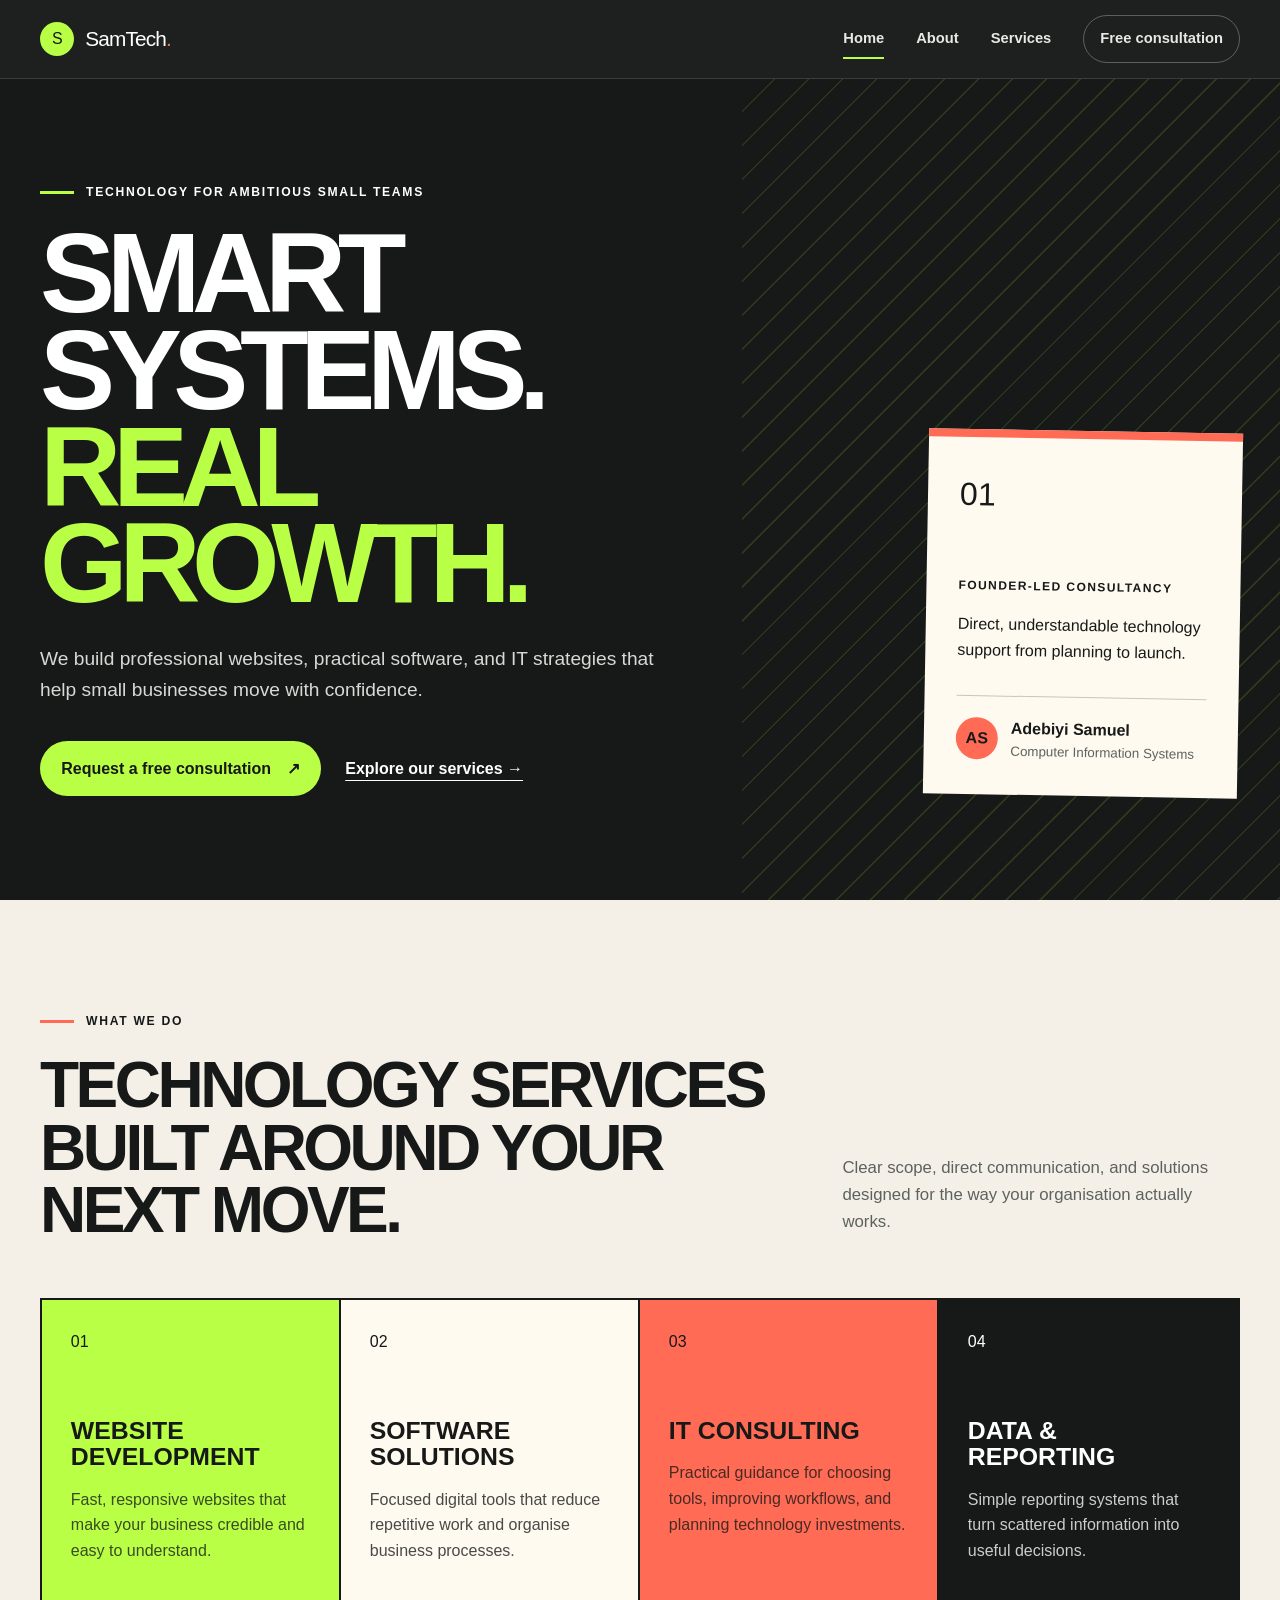
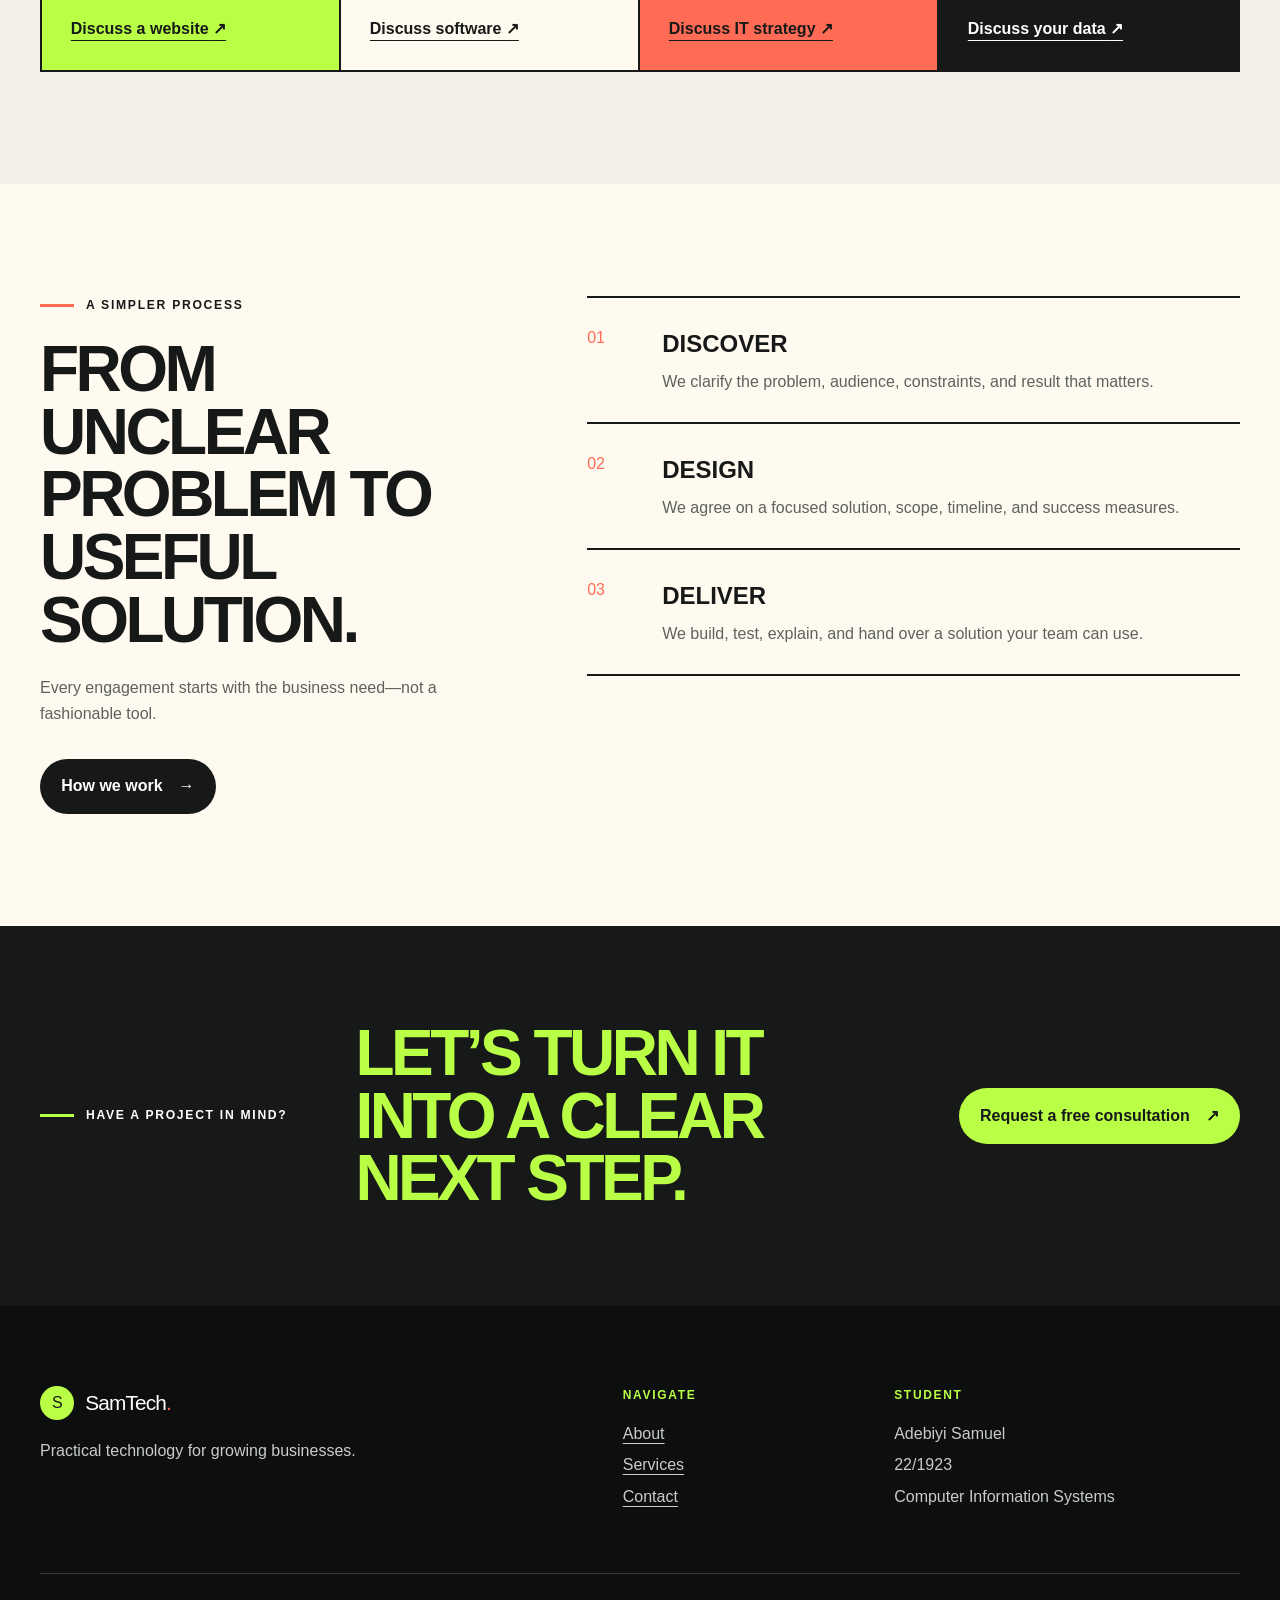
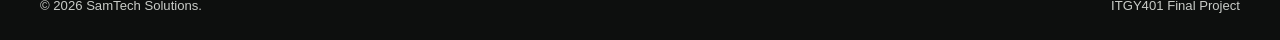
<file: index.html>
<!DOCTYPE html>
<html lang="en">
<head>
  <meta charset="UTF-8">
  <meta name="viewport" content="width=device-width, initial-scale=1.0">
  <meta name="description" content="SamTech Solutions helps small businesses and startups build useful websites, software solutions, and reliable IT systems.">
  <title>SamTech Solutions | Practical Technology for Growing Businesses</title>
  <link rel="stylesheet" href="css/styles.css">
  <script src="js/main.js" defer></script>
</head>
<body>
  <a class="skip-link" href="#main-content">Skip to main content</a>
  <header class="site-header">
    <div class="container nav-wrap">
      <a class="brand" href="index.html" aria-label="SamTech Solutions home">
        <span class="brand-mark" aria-hidden="true">S</span>
        <span>SamTech<span class="brand-accent">.</span></span>
      </a>
      <button class="menu-toggle" type="button" aria-expanded="false" aria-controls="primary-navigation">
        <span class="menu-label">Menu</span>
        <span class="menu-icon" aria-hidden="true"></span>
      </button>
      <nav id="primary-navigation" class="primary-nav" aria-label="Primary navigation">
        <a href="index.html" aria-current="page">Home</a>
        <a href="about.html">About</a>
        <a href="services.html">Services</a>
        <a class="nav-cta" href="contact.html">Free consultation</a>
      </nav>
    </div>
  </header>

  <main id="main-content">
    <section class="hero">
      <div class="hero-pattern" aria-hidden="true"></div>
      <div class="container hero-grid">
        <div class="hero-copy">
          <p class="eyebrow"><span></span> Technology for ambitious small teams</p>
          <h1>Smart systems.<br><span>Real growth.</span></h1>
          <p class="hero-lead">We build professional websites, practical software, and IT strategies that help small businesses move with confidence.</p>
          <div class="button-row">
            <a class="button button-primary" href="contact.html">Request a free consultation <span aria-hidden="true">↗</span></a>
            <a class="text-link" href="services.html">Explore our services <span aria-hidden="true">→</span></a>
          </div>
        </div>
        <aside class="hero-note" aria-label="Consultancy introduction">
          <p class="note-number">01</p>
          <p class="note-label">Founder-led consultancy</p>
          <p>Direct, understandable technology support from planning to launch.</p>
          <div class="founder-line">
            <span class="avatar" aria-hidden="true">AS</span>
            <span><strong>Adebiyi Samuel</strong><small>Computer Information Systems</small></span>
          </div>
        </aside>
      </div>
    </section>

    <section class="service-preview section">
      <div class="container">
        <div class="section-heading split-heading">
          <div>
            <p class="eyebrow dark"><span></span> What we do</p>
            <h2>Technology services built around your next move.</h2>
          </div>
          <p>Clear scope, direct communication, and solutions designed for the way your organisation actually works.</p>
        </div>
        <div class="service-grid">
          <article class="service-card accent-green">
            <p class="card-number">01</p>
            <h3>Website Development</h3>
            <p>Fast, responsive websites that make your business credible and easy to understand.</p>
            <a href="contact.html?service=website-development">Discuss a website <span aria-hidden="true">↗</span></a>
          </article>
          <article class="service-card">
            <p class="card-number">02</p>
            <h3>Software Solutions</h3>
            <p>Focused digital tools that reduce repetitive work and organise business processes.</p>
            <a href="contact.html?service=software-solutions">Discuss software <span aria-hidden="true">↗</span></a>
          </article>
          <article class="service-card accent-coral">
            <p class="card-number">03</p>
            <h3>IT Consulting</h3>
            <p>Practical guidance for choosing tools, improving workflows, and planning technology investments.</p>
            <a href="contact.html?service=it-consulting">Discuss IT strategy <span aria-hidden="true">↗</span></a>
          </article>
          <article class="service-card dark-card">
            <p class="card-number">04</p>
            <h3>Data &amp; Reporting</h3>
            <p>Simple reporting systems that turn scattered information into useful decisions.</p>
            <a href="contact.html?service=data-reporting">Discuss your data <span aria-hidden="true">↗</span></a>
          </article>
        </div>
      </div>
    </section>

    <section class="process-section section">
      <div class="container process-grid">
        <div>
          <p class="eyebrow dark"><span></span> A simpler process</p>
          <h2>From unclear problem to useful solution.</h2>
          <p>Every engagement starts with the business need—not a fashionable tool.</p>
          <a class="button button-dark" href="about.html">How we work <span aria-hidden="true">→</span></a>
        </div>
        <ol class="process-list">
          <li><span>01</span><div><h3>Discover</h3><p>We clarify the problem, audience, constraints, and result that matters.</p></div></li>
          <li><span>02</span><div><h3>Design</h3><p>We agree on a focused solution, scope, timeline, and success measures.</p></div></li>
          <li><span>03</span><div><h3>Deliver</h3><p>We build, test, explain, and hand over a solution your team can use.</p></div></li>
        </ol>
      </div>
    </section>

    <section class="cta-section">
      <div class="container cta-grid">
        <p class="eyebrow"><span></span> Have a project in mind?</p>
        <h2>Let’s turn it into a clear next step.</h2>
        <a class="button button-primary" href="contact.html">Request a free consultation <span aria-hidden="true">↗</span></a>
      </div>
    </section>
  </main>

  <footer class="site-footer">
    <div class="container footer-grid">
      <div><a class="brand footer-brand" href="index.html"><span class="brand-mark" aria-hidden="true">S</span><span>SamTech<span class="brand-accent">.</span></span></a><p>Practical technology for growing businesses.</p></div>
      <div><h2 class="footer-title">Navigate</h2><a href="about.html">About</a><a href="services.html">Services</a><a href="contact.html">Contact</a></div>
      <div><h2 class="footer-title">Student</h2><p>Adebiyi Samuel</p><p>22/1923</p><p>Computer Information Systems</p></div>
    </div>
    <div class="container footer-bottom"><p>&copy; <span data-current-year>2026</span> SamTech Solutions.</p><p>ITGY401 Final Project</p></div>
  </footer>
</body>
</html>
</file>
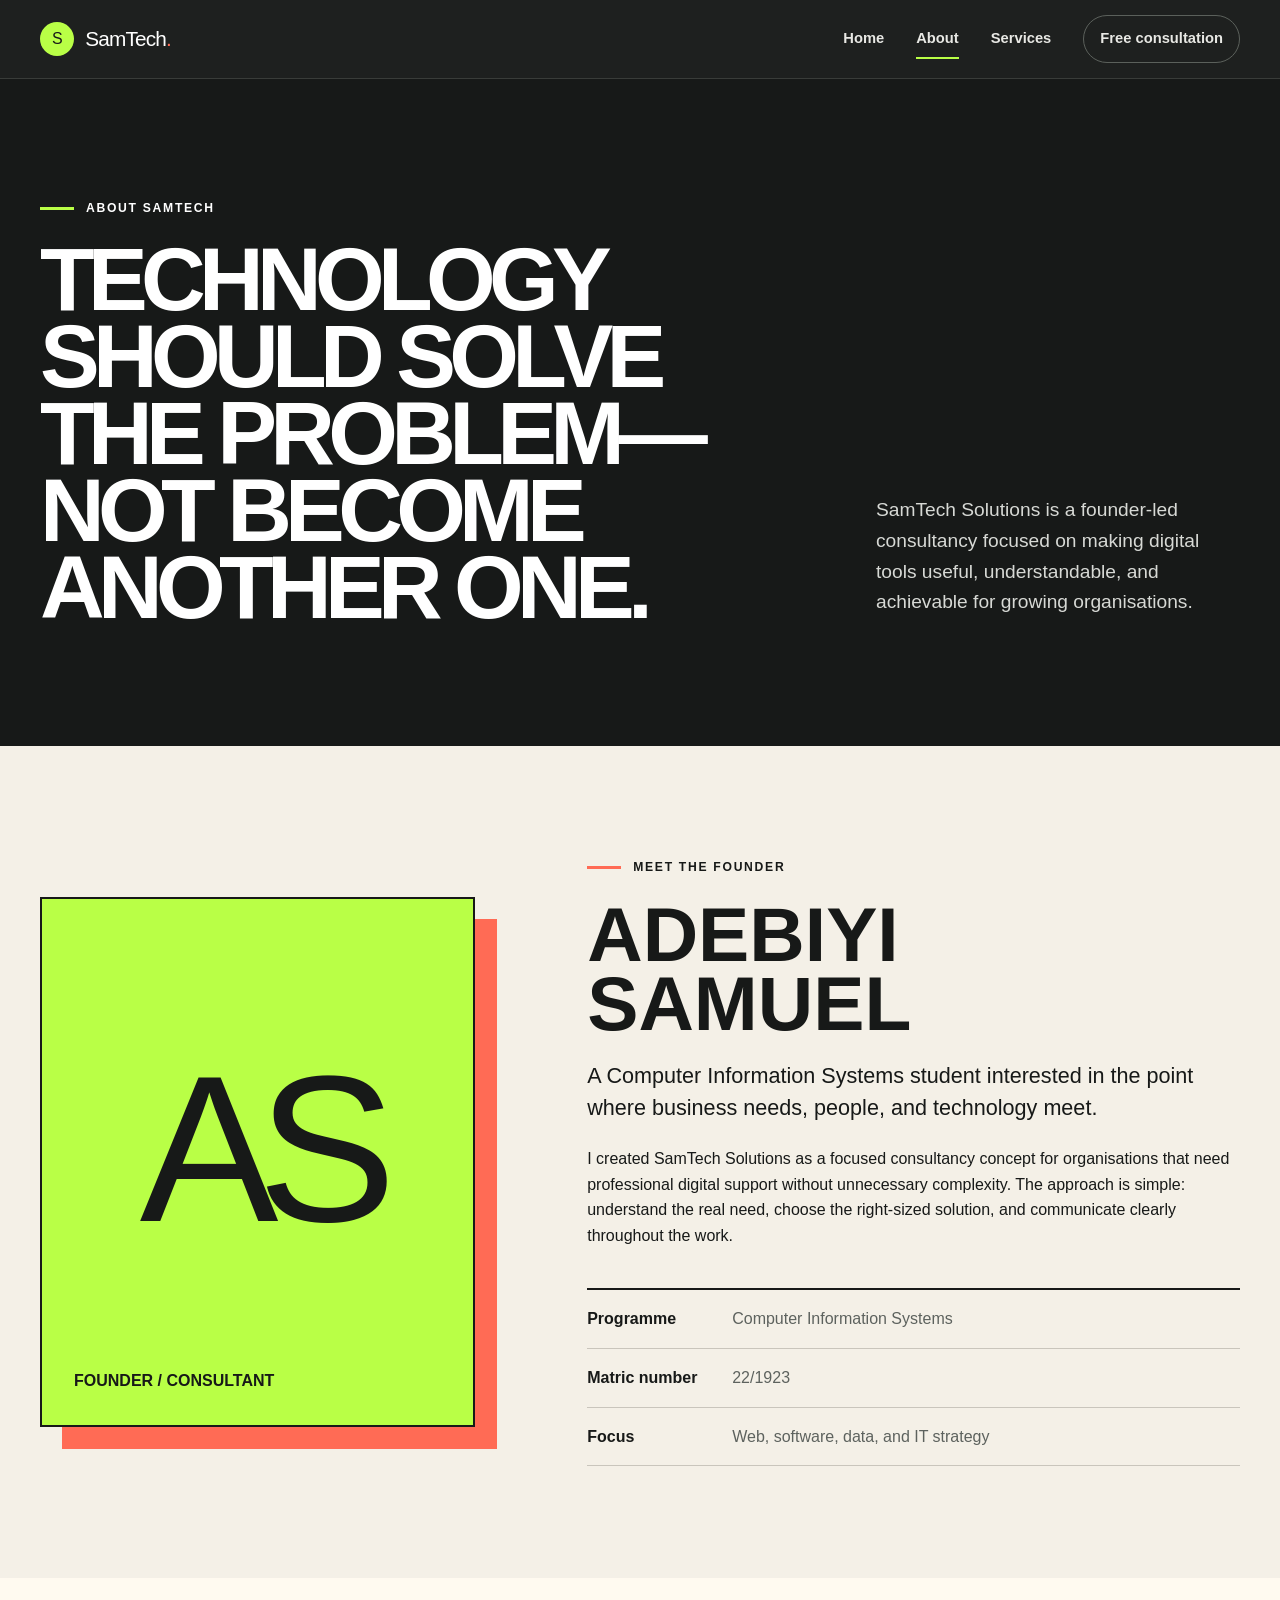
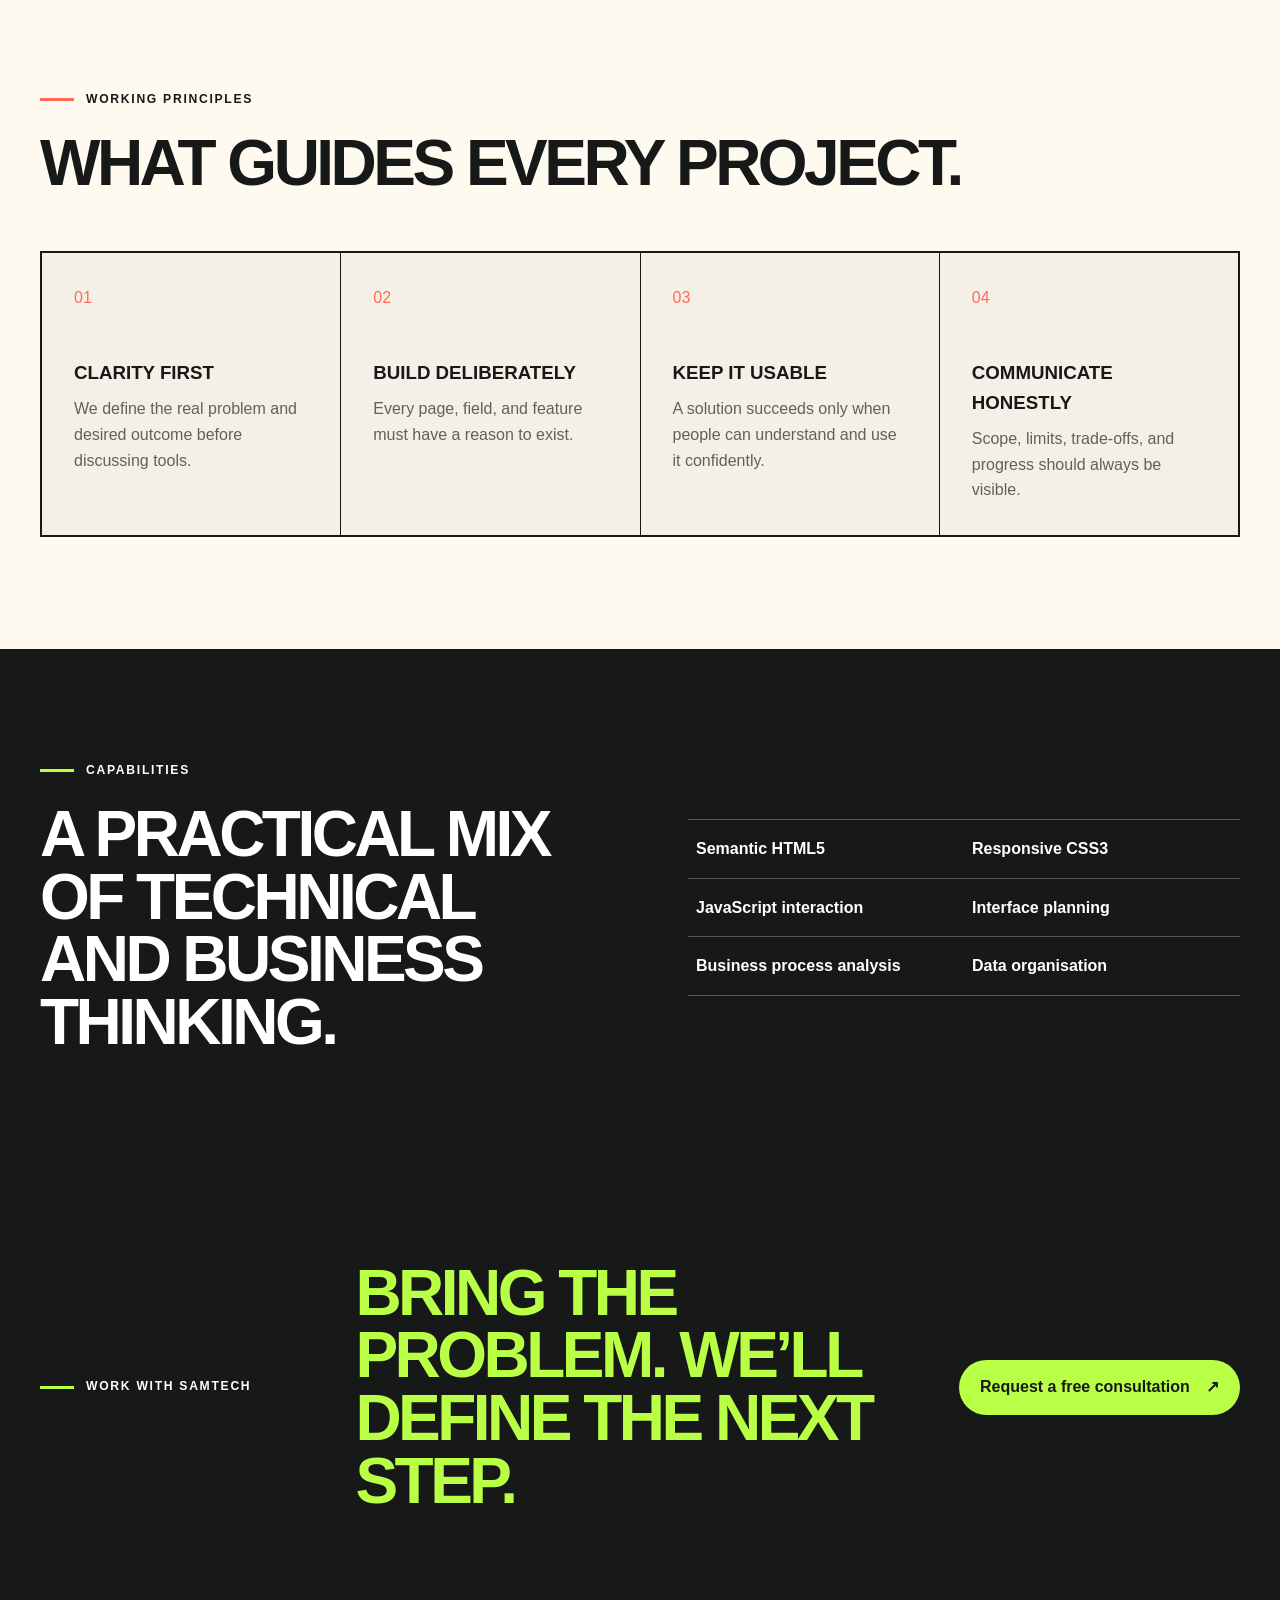
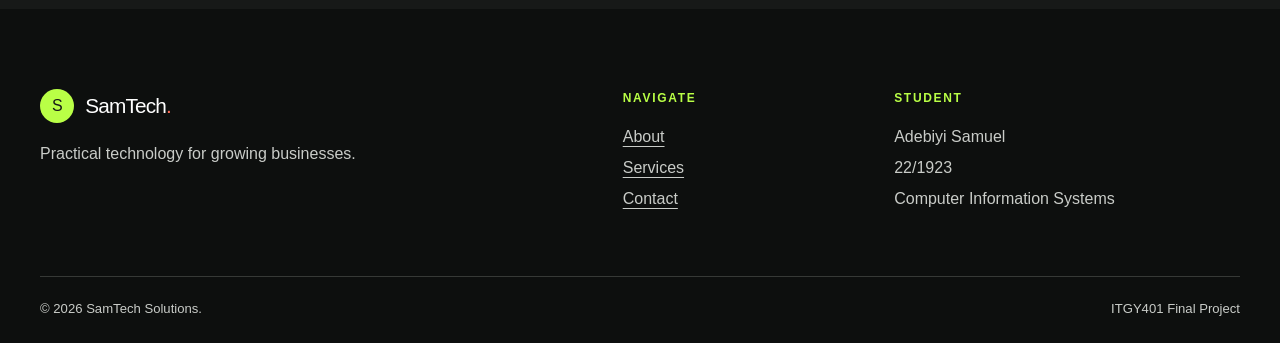
<file: about.html>
<!DOCTYPE html>
<html lang="en">
<head>
  <meta charset="UTF-8">
  <meta name="viewport" content="width=device-width, initial-scale=1.0">
  <meta name="description" content="Meet Adebiyi Samuel and learn how SamTech Solutions approaches practical technology projects.">
  <title>About | SamTech Solutions</title>
  <link rel="stylesheet" href="css/styles.css">
  <script src="js/main.js" defer></script>
</head>
<body>
  <a class="skip-link" href="#main-content">Skip to main content</a>
  <header class="site-header">
    <div class="container nav-wrap">
      <a class="brand" href="index.html" aria-label="SamTech Solutions home"><span class="brand-mark" aria-hidden="true">S</span><span>SamTech<span class="brand-accent">.</span></span></a>
      <button class="menu-toggle" type="button" aria-expanded="false" aria-controls="primary-navigation"><span class="menu-label">Menu</span><span class="menu-icon" aria-hidden="true"></span></button>
      <nav id="primary-navigation" class="primary-nav" aria-label="Primary navigation">
        <a href="index.html">Home</a><a href="about.html" aria-current="page">About</a><a href="services.html">Services</a><a class="nav-cta" href="contact.html">Free consultation</a>
      </nav>
    </div>
  </header>

  <main id="main-content">
    <section class="page-hero">
      <div class="container page-hero-grid">
        <div><p class="eyebrow"><span></span> About SamTech</p><h1>Technology should solve the problem—not become another one.</h1></div>
        <p class="page-lead">SamTech Solutions is a founder-led consultancy focused on making digital tools useful, understandable, and achievable for growing organisations.</p>
      </div>
    </section>

    <section class="section founder-section">
      <div class="container founder-grid">
        <div class="founder-visual" role="img" aria-label="Adebiyi Samuel monogram portrait"><span>AS</span><p>Founder / Consultant</p></div>
        <div class="founder-copy">
          <p class="eyebrow dark"><span></span> Meet the founder</p>
          <h2>Adebiyi Samuel</h2>
          <p class="large-copy">A Computer Information Systems student interested in the point where business needs, people, and technology meet.</p>
          <p>I created SamTech Solutions as a focused consultancy concept for organisations that need professional digital support without unnecessary complexity. The approach is simple: understand the real need, choose the right-sized solution, and communicate clearly throughout the work.</p>
          <dl class="profile-details">
            <div><dt>Programme</dt><dd>Computer Information Systems</dd></div>
            <div><dt>Matric number</dt><dd>22/1923</dd></div>
            <div><dt>Focus</dt><dd>Web, software, data, and IT strategy</dd></div>
          </dl>
        </div>
      </div>
    </section>

    <section class="section values-section">
      <div class="container">
        <div class="section-heading"><p class="eyebrow dark"><span></span> Working principles</p><h2>What guides every project.</h2></div>
        <div class="values-grid">
          <article><span>01</span><h3>Clarity first</h3><p>We define the real problem and desired outcome before discussing tools.</p></article>
          <article><span>02</span><h3>Build deliberately</h3><p>Every page, field, and feature must have a reason to exist.</p></article>
          <article><span>03</span><h3>Keep it usable</h3><p>A solution succeeds only when people can understand and use it confidently.</p></article>
          <article><span>04</span><h3>Communicate honestly</h3><p>Scope, limits, trade-offs, and progress should always be visible.</p></article>
        </div>
      </div>
    </section>

    <section class="section skills-section">
      <div class="container skills-grid">
        <div><p class="eyebrow"><span></span> Capabilities</p><h2>A practical mix of technical and business thinking.</h2></div>
        <ul class="skills-list"><li>Semantic HTML5</li><li>Responsive CSS3</li><li>JavaScript interaction</li><li>Interface planning</li><li>Business process analysis</li><li>Data organisation</li></ul>
      </div>
    </section>

    <section class="cta-section"><div class="container cta-grid"><p class="eyebrow"><span></span> Work with SamTech</p><h2>Bring the problem. We’ll define the next step.</h2><a class="button button-primary" href="contact.html">Request a free consultation <span aria-hidden="true">↗</span></a></div></section>
  </main>

  <footer class="site-footer">
    <div class="container footer-grid"><div><a class="brand footer-brand" href="index.html"><span class="brand-mark" aria-hidden="true">S</span><span>SamTech<span class="brand-accent">.</span></span></a><p>Practical technology for growing businesses.</p></div><div><h2 class="footer-title">Navigate</h2><a href="about.html">About</a><a href="services.html">Services</a><a href="contact.html">Contact</a></div><div><h2 class="footer-title">Student</h2><p>Adebiyi Samuel</p><p>22/1923</p><p>Computer Information Systems</p></div></div>
    <div class="container footer-bottom"><p>&copy; <span data-current-year>2026</span> SamTech Solutions.</p><p>ITGY401 Final Project</p></div>
  </footer>
</body>
</html>
</file>
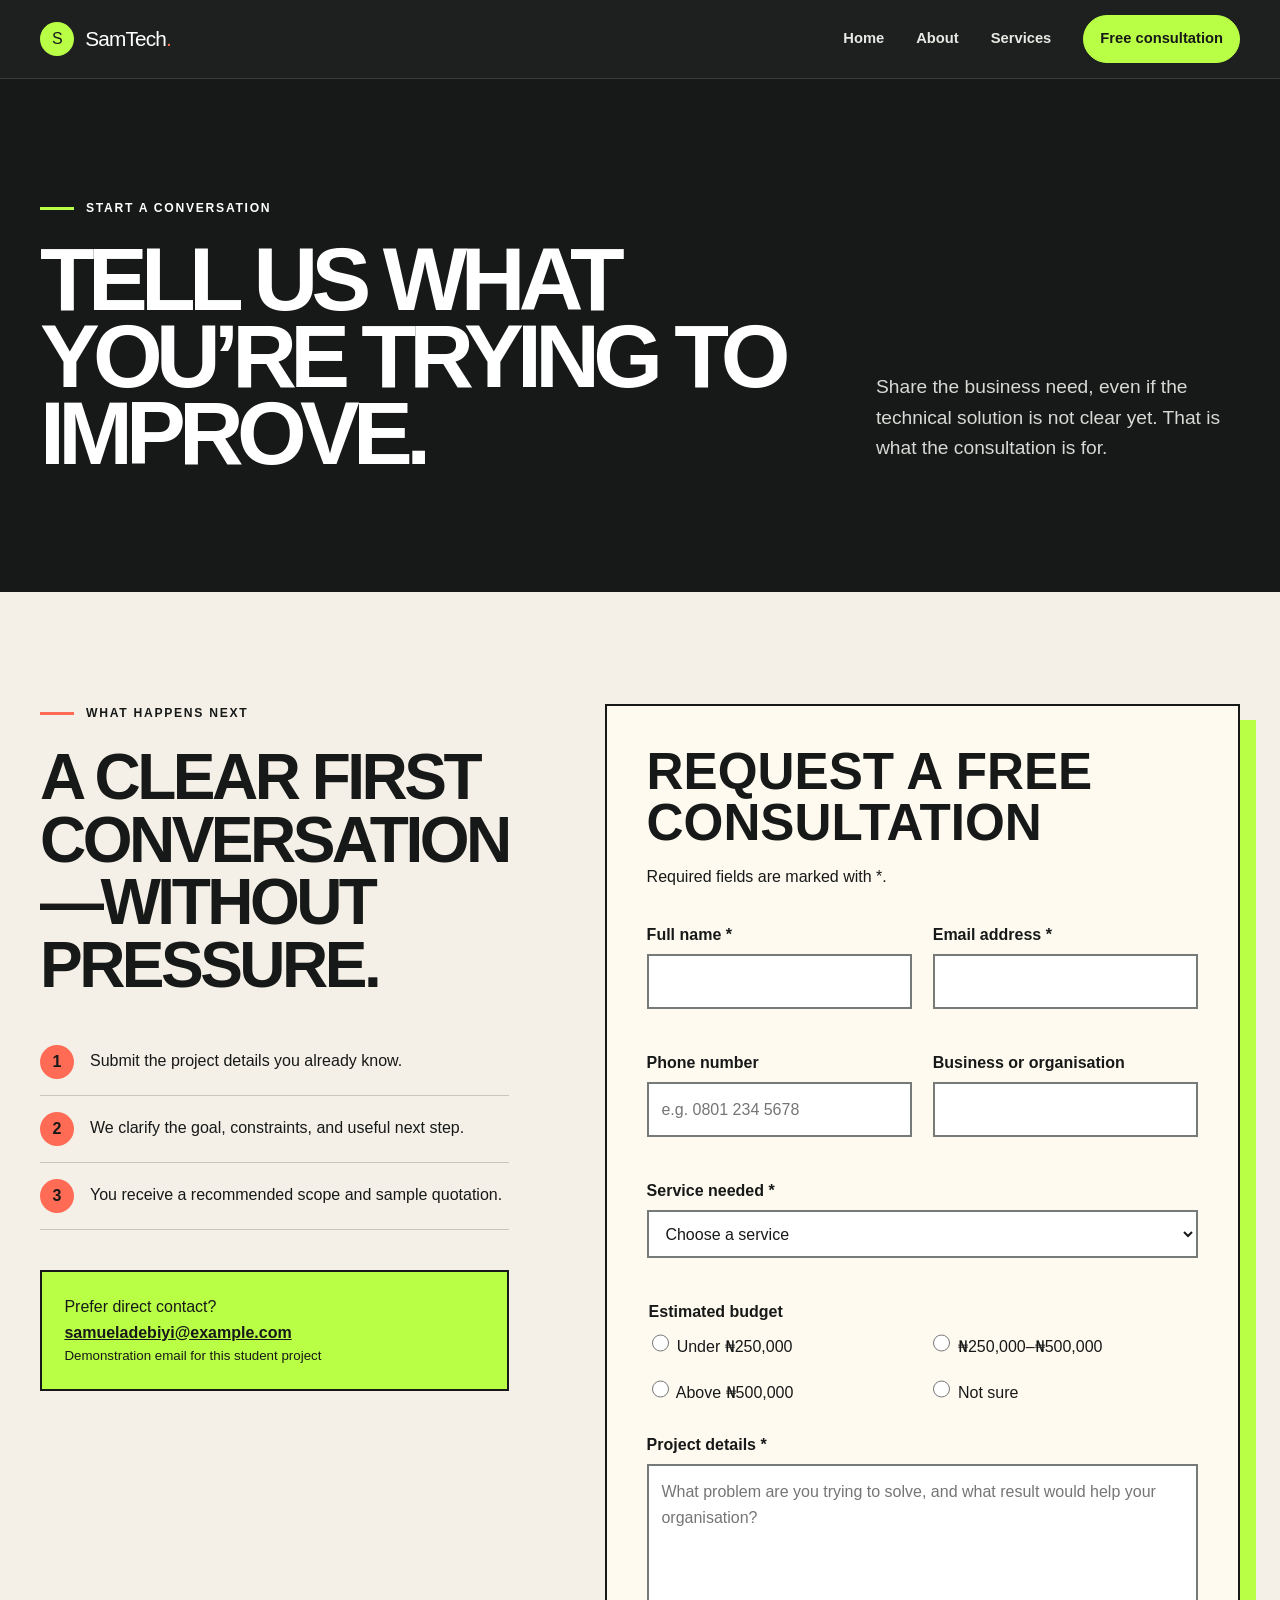
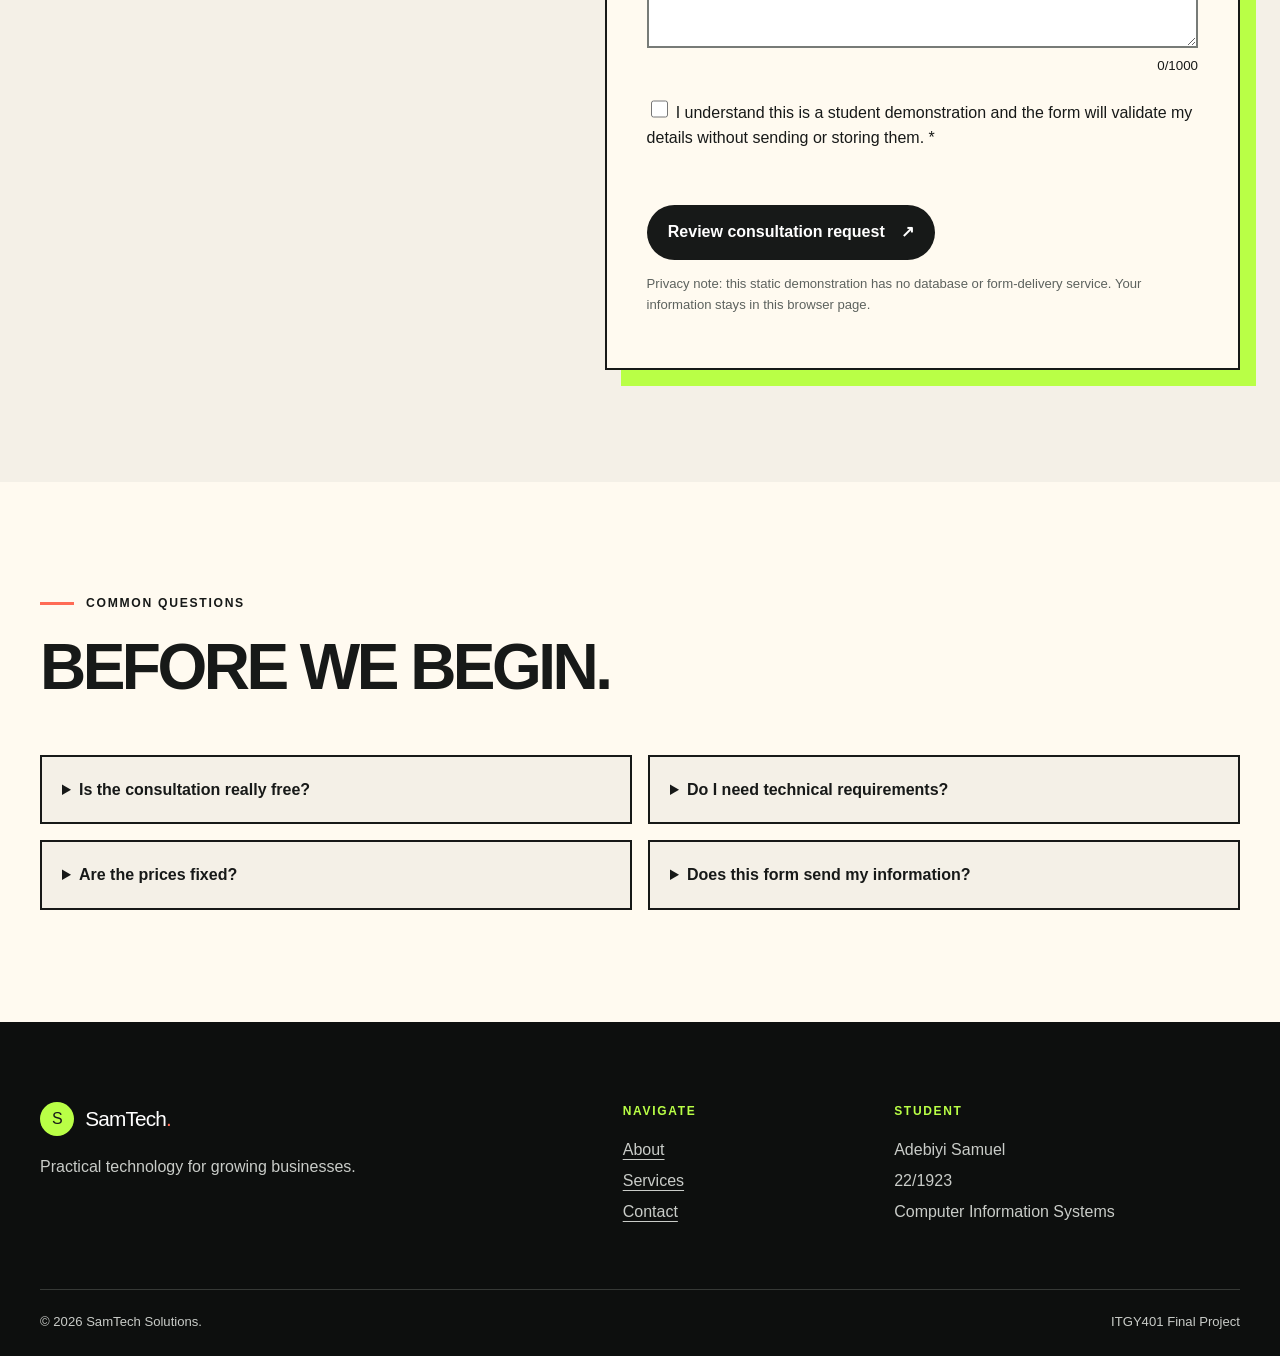
<file: contact.html>
<!DOCTYPE html>
<html lang="en">
<head>
  <meta charset="UTF-8">
  <meta name="viewport" content="width=device-width, initial-scale=1.0">
  <meta name="description" content="Request a free project consultation from SamTech Solutions.">
  <title>Contact | SamTech Solutions</title>
  <link rel="stylesheet" href="css/styles.css">
  <script src="js/main.js" defer></script>
</head>
<body>
  <a class="skip-link" href="#main-content">Skip to main content</a>
  <header class="site-header"><div class="container nav-wrap"><a class="brand" href="index.html" aria-label="SamTech Solutions home"><span class="brand-mark" aria-hidden="true">S</span><span>SamTech<span class="brand-accent">.</span></span></a><button class="menu-toggle" type="button" aria-expanded="false" aria-controls="primary-navigation"><span class="menu-label">Menu</span><span class="menu-icon" aria-hidden="true"></span></button><nav id="primary-navigation" class="primary-nav" aria-label="Primary navigation"><a href="index.html">Home</a><a href="about.html">About</a><a href="services.html">Services</a><a class="nav-cta" href="contact.html" aria-current="page">Free consultation</a></nav></div></header>

  <main id="main-content">
    <section class="page-hero contact-hero"><div class="container page-hero-grid"><div><p class="eyebrow"><span></span> Start a conversation</p><h1>Tell us what you’re trying to improve.</h1></div><p class="page-lead">Share the business need, even if the technical solution is not clear yet. That is what the consultation is for.</p></div></section>

    <section class="section contact-section">
      <div class="container contact-grid">
        <aside class="contact-info">
          <p class="eyebrow dark"><span></span> What happens next</p>
          <h2>A clear first conversation—without pressure.</h2>
          <ol><li><span>1</span><p>Submit the project details you already know.</p></li><li><span>2</span><p>We clarify the goal, constraints, and useful next step.</p></li><li><span>3</span><p>You receive a recommended scope and sample quotation.</p></li></ol>
          <div class="contact-card"><p>Prefer direct contact?</p><a href="mailto:samueladebiyi@example.com">samueladebiyi@example.com</a><small>Demonstration email for this student project</small></div>
        </aside>

        <div class="form-panel">
          <h2>Request a free consultation</h2>
          <p>Required fields are marked with <span aria-hidden="true">*</span><span class="sr-only">an asterisk</span>.</p>
          <form id="consultation-form" novalidate>
            <div class="form-grid">
              <div class="field"><label for="full-name">Full name <span aria-hidden="true">*</span></label><input id="full-name" name="fullName" type="text" autocomplete="name" minlength="2" required><small class="field-error" id="full-name-error"></small></div>
              <div class="field"><label for="email">Email address <span aria-hidden="true">*</span></label><input id="email" name="email" type="email" autocomplete="email" required><small class="field-error" id="email-error"></small></div>
              <div class="field"><label for="phone">Phone number</label><input id="phone" name="phone" type="tel" autocomplete="tel" inputmode="tel" placeholder="e.g. 0801 234 5678"><small class="field-error" id="phone-error"></small></div>
              <div class="field"><label for="organisation">Business or organisation</label><input id="organisation" name="organisation" type="text" autocomplete="organization"><small class="field-error" id="organisation-error"></small></div>
              <div class="field field-full"><label for="service">Service needed <span aria-hidden="true">*</span></label><select id="service" name="service" required><option value="">Choose a service</option><option value="website-development">Website Development</option><option value="software-solutions">Software Solutions</option><option value="it-consulting">IT Consulting</option><option value="data-reporting">Data &amp; Reporting</option><option value="not-sure">Not sure yet</option></select><small class="field-error" id="service-error"></small></div>
              <fieldset class="field field-full"><legend>Estimated budget</legend><div class="radio-group"><label><input type="radio" name="budget" value="under-250k"> Under ₦250,000</label><label><input type="radio" name="budget" value="250k-500k"> ₦250,000–₦500,000</label><label><input type="radio" name="budget" value="above-500k"> Above ₦500,000</label><label><input type="radio" name="budget" value="not-sure"> Not sure</label></div></fieldset>
              <div class="field field-full"><label for="project-details">Project details <span aria-hidden="true">*</span></label><textarea id="project-details" name="projectDetails" rows="6" minlength="20" maxlength="1000" required placeholder="What problem are you trying to solve, and what result would help your organisation?"></textarea><div class="field-meta"><small class="field-error" id="project-details-error"></small><small><span id="message-count">0</span>/1000</small></div></div>
              <div class="field field-full consent-field"><label><input id="privacy-consent" name="privacyConsent" type="checkbox" required> I understand this is a student demonstration and the form will validate my details without sending or storing them. <span aria-hidden="true">*</span></label><small class="field-error" id="privacy-consent-error"></small></div>
            </div>
            <button class="button button-dark submit-button" type="submit">Review consultation request <span aria-hidden="true">↗</span></button>
            <p class="privacy-note">Privacy note: this static demonstration has no database or form-delivery service. Your information stays in this browser page.</p>
            <div id="form-status" class="form-status" role="status" aria-live="polite" tabindex="-1"></div>
          </form>
        </div>
      </div>
    </section>

    <section class="section faq-section"><div class="container"><div class="section-heading"><p class="eyebrow dark"><span></span> Common questions</p><h2>Before we begin.</h2></div><div class="faq-grid"><details><summary>Is the consultation really free?</summary><p>Yes. The first discussion is for understanding the need and deciding whether there is a sensible project to scope.</p></details><details><summary>Do I need technical requirements?</summary><p>No. Start with the business problem, the people affected, and the outcome you want.</p></details><details><summary>Are the prices fixed?</summary><p>No. The service table contains sample starting estimates for this student project. A real quotation depends on scope.</p></details><details><summary>Does this form send my information?</summary><p>No. It validates and summarises your request in the browser only. Nothing is transmitted or stored.</p></details></div></div></section>
  </main>

  <footer class="site-footer"><div class="container footer-grid"><div><a class="brand footer-brand" href="index.html"><span class="brand-mark" aria-hidden="true">S</span><span>SamTech<span class="brand-accent">.</span></span></a><p>Practical technology for growing businesses.</p></div><div><h2 class="footer-title">Navigate</h2><a href="about.html">About</a><a href="services.html">Services</a><a href="contact.html">Contact</a></div><div><h2 class="footer-title">Student</h2><p>Adebiyi Samuel</p><p>22/1923</p><p>Computer Information Systems</p></div></div><div class="container footer-bottom"><p>&copy; <span data-current-year>2026</span> SamTech Solutions.</p><p>ITGY401 Final Project</p></div></footer>
  </body>
</html>
</file>
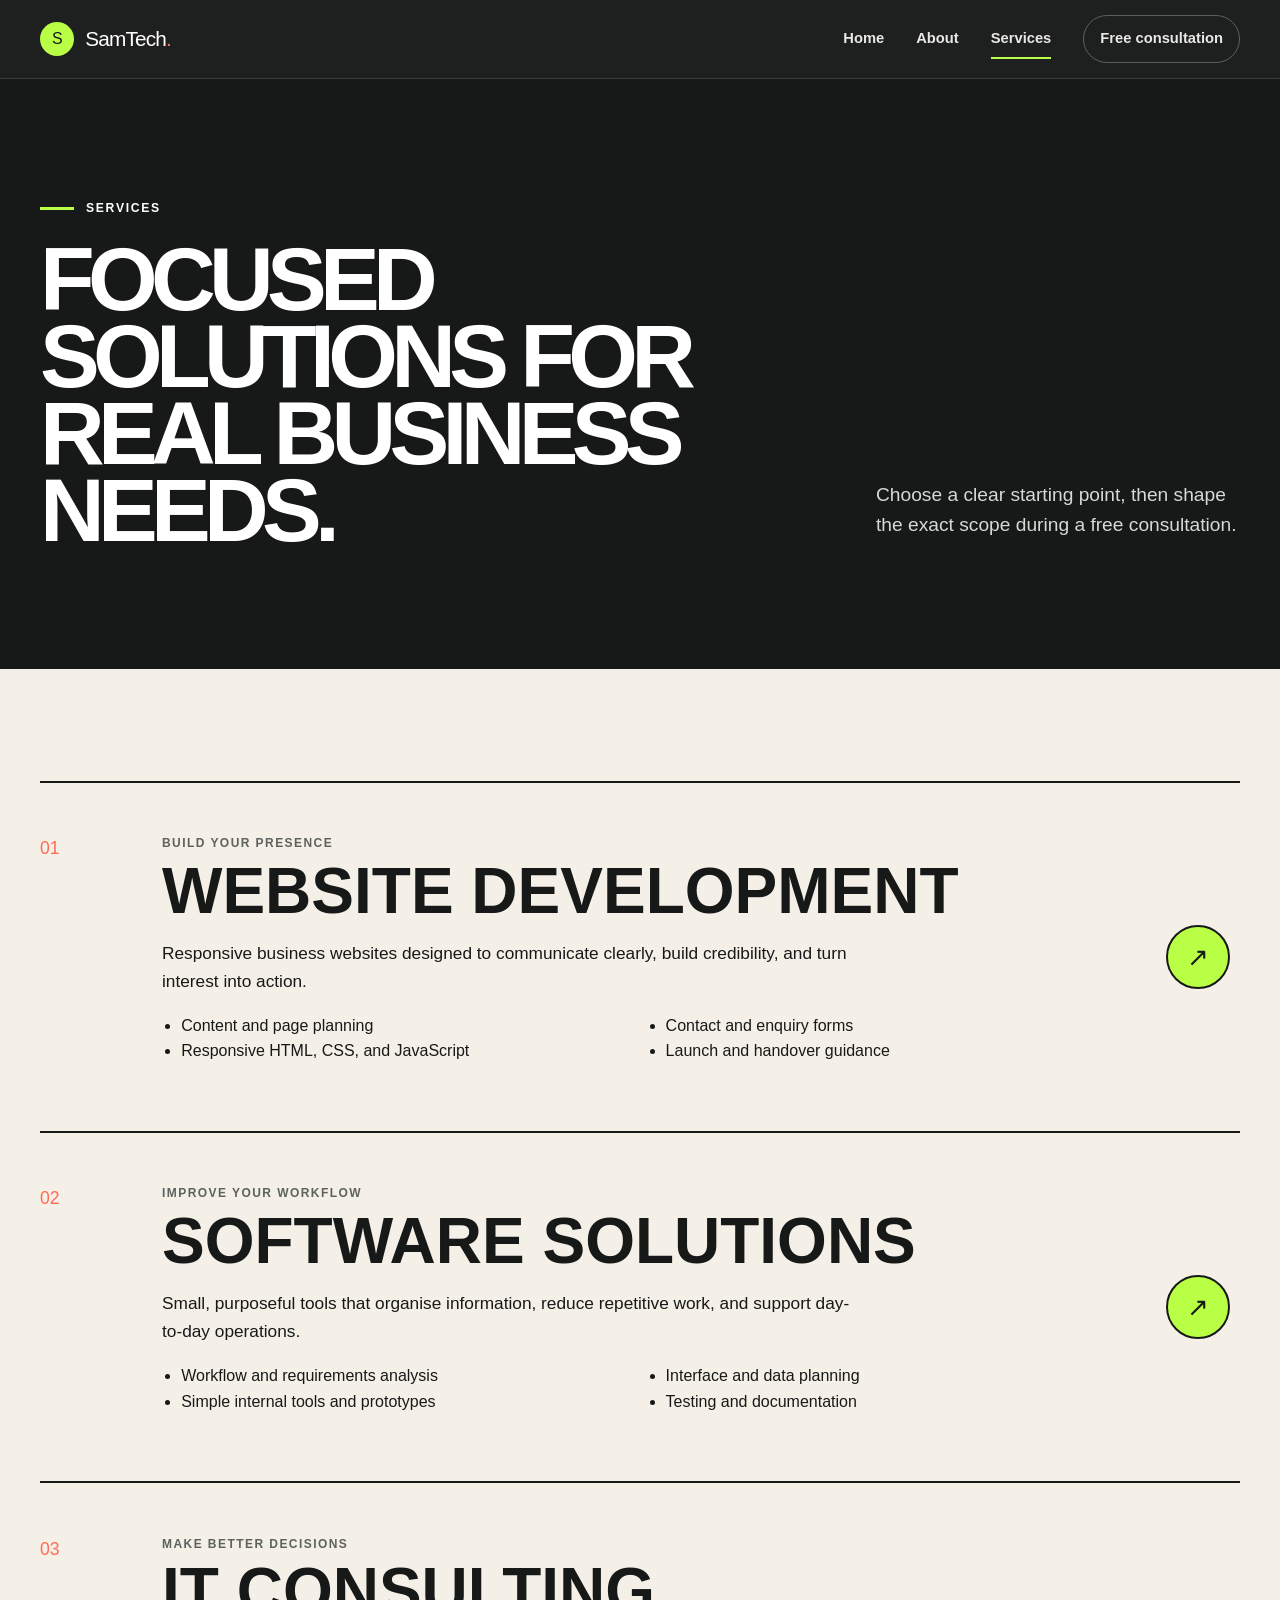
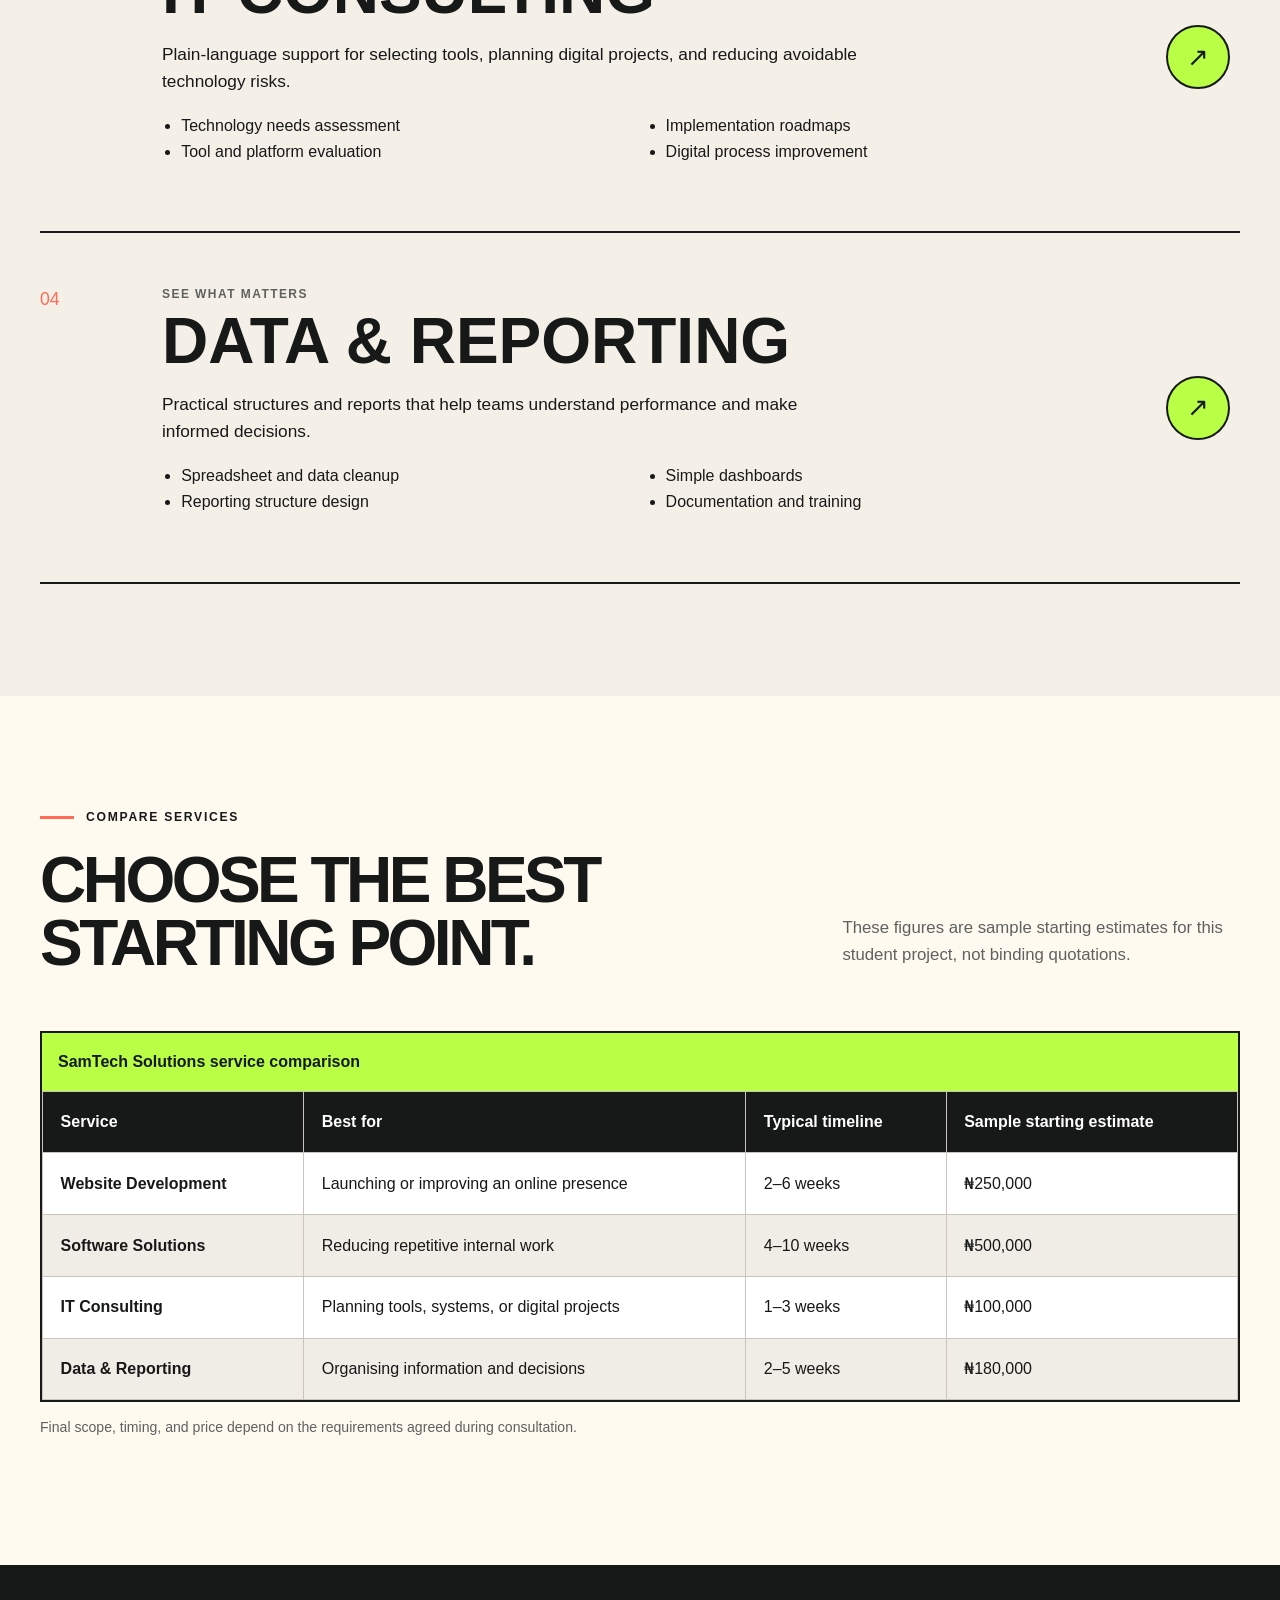
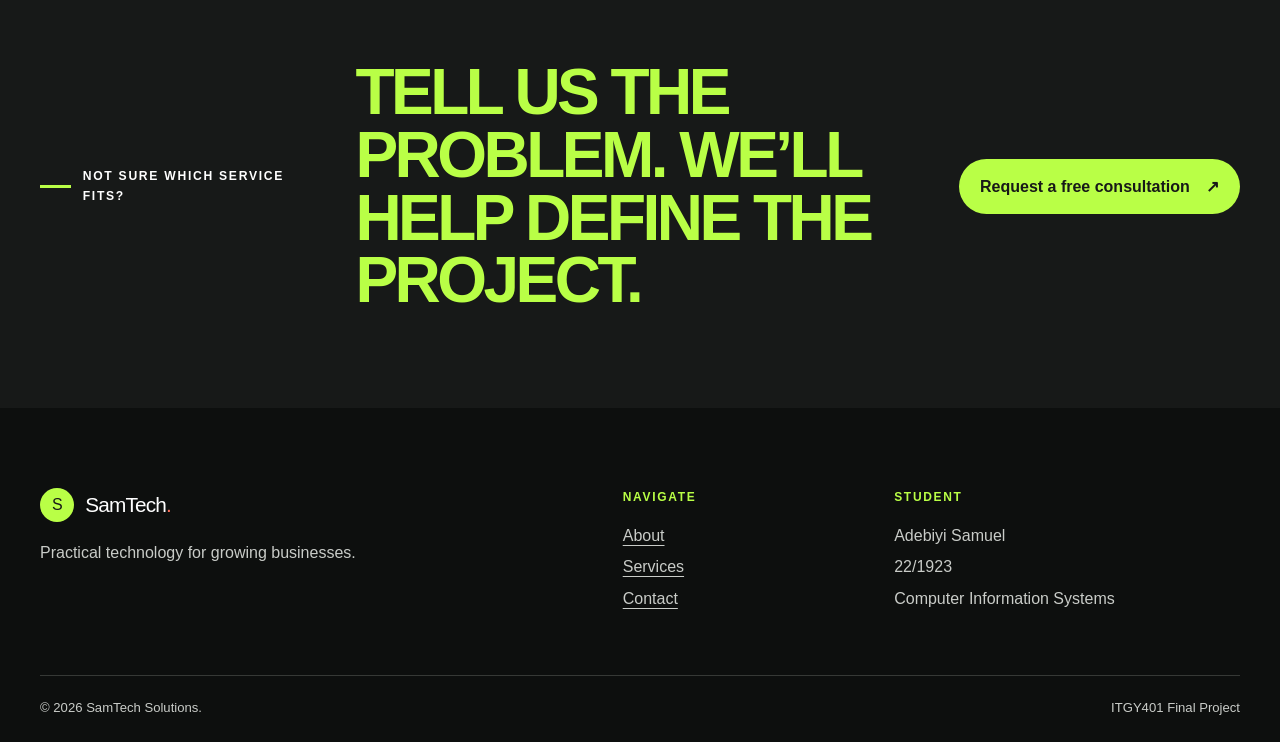
<file: services.html>
<!DOCTYPE html>
<html lang="en">
<head>
  <meta charset="UTF-8">
  <meta name="viewport" content="width=device-width, initial-scale=1.0">
  <meta name="description" content="Explore website development, software solutions, IT consulting, and data services from SamTech Solutions.">
  <title>Services | SamTech Solutions</title>
  <link rel="stylesheet" href="css/styles.css">
  <script src="js/main.js" defer></script>
</head>
<body>
  <a class="skip-link" href="#main-content">Skip to main content</a>
  <header class="site-header">
    <div class="container nav-wrap"><a class="brand" href="index.html" aria-label="SamTech Solutions home"><span class="brand-mark" aria-hidden="true">S</span><span>SamTech<span class="brand-accent">.</span></span></a><button class="menu-toggle" type="button" aria-expanded="false" aria-controls="primary-navigation"><span class="menu-label">Menu</span><span class="menu-icon" aria-hidden="true"></span></button><nav id="primary-navigation" class="primary-nav" aria-label="Primary navigation"><a href="index.html">Home</a><a href="about.html">About</a><a href="services.html" aria-current="page">Services</a><a class="nav-cta" href="contact.html">Free consultation</a></nav></div>
  </header>

  <main id="main-content">
    <section class="page-hero services-hero"><div class="container page-hero-grid"><div><p class="eyebrow"><span></span> Services</p><h1>Focused solutions for real business needs.</h1></div><p class="page-lead">Choose a clear starting point, then shape the exact scope during a free consultation.</p></div></section>

    <section class="section detailed-services">
      <div class="container service-list">
        <article id="website-development"><div class="service-index">01</div><div><p class="service-tag">Build your presence</p><h2>Website Development</h2><p>Responsive business websites designed to communicate clearly, build credibility, and turn interest into action.</p><ul><li>Content and page planning</li><li>Responsive HTML, CSS, and JavaScript</li><li>Contact and enquiry forms</li><li>Launch and handover guidance</li></ul></div><a class="circle-link" href="contact.html?service=website-development" aria-label="Request a quote for website development">↗</a></article>
        <article id="software-solutions"><div class="service-index">02</div><div><p class="service-tag">Improve your workflow</p><h2>Software Solutions</h2><p>Small, purposeful tools that organise information, reduce repetitive work, and support day-to-day operations.</p><ul><li>Workflow and requirements analysis</li><li>Simple internal tools and prototypes</li><li>Interface and data planning</li><li>Testing and documentation</li></ul></div><a class="circle-link" href="contact.html?service=software-solutions" aria-label="Request a quote for software solutions">↗</a></article>
        <article id="it-consulting"><div class="service-index">03</div><div><p class="service-tag">Make better decisions</p><h2>IT Consulting</h2><p>Plain-language support for selecting tools, planning digital projects, and reducing avoidable technology risks.</p><ul><li>Technology needs assessment</li><li>Tool and platform evaluation</li><li>Implementation roadmaps</li><li>Digital process improvement</li></ul></div><a class="circle-link" href="contact.html?service=it-consulting" aria-label="Request a quote for IT consulting">↗</a></article>
        <article id="data-reporting"><div class="service-index">04</div><div><p class="service-tag">See what matters</p><h2>Data &amp; Reporting</h2><p>Practical structures and reports that help teams understand performance and make informed decisions.</p><ul><li>Spreadsheet and data cleanup</li><li>Reporting structure design</li><li>Simple dashboards</li><li>Documentation and training</li></ul></div><a class="circle-link" href="contact.html?service=data-reporting" aria-label="Request a quote for data and reporting">↗</a></article>
      </div>
    </section>

    <section class="section comparison-section">
      <div class="container">
        <div class="section-heading split-heading"><div><p class="eyebrow dark"><span></span> Compare services</p><h2>Choose the best starting point.</h2></div><p>These figures are sample starting estimates for this student project, not binding quotations.</p></div>
        <section class="table-wrap" tabindex="0" aria-label="Service comparison table">
          <table>
            <caption>SamTech Solutions service comparison</caption>
            <thead><tr><th scope="col">Service</th><th scope="col">Best for</th><th scope="col">Typical timeline</th><th scope="col">Sample starting estimate</th></tr></thead>
            <tbody>
              <tr><th scope="row">Website Development</th><td>Launching or improving an online presence</td><td>2–6 weeks</td><td>₦250,000</td></tr>
              <tr><th scope="row">Software Solutions</th><td>Reducing repetitive internal work</td><td>4–10 weeks</td><td>₦500,000</td></tr>
              <tr><th scope="row">IT Consulting</th><td>Planning tools, systems, or digital projects</td><td>1–3 weeks</td><td>₦100,000</td></tr>
              <tr><th scope="row">Data &amp; Reporting</th><td>Organising information and decisions</td><td>2–5 weeks</td><td>₦180,000</td></tr>
            </tbody>
          </table>
        </section>
        <p class="table-note">Final scope, timing, and price depend on the requirements agreed during consultation.</p>
      </div>
    </section>

    <section class="cta-section"><div class="container cta-grid"><p class="eyebrow"><span></span> Not sure which service fits?</p><h2>Tell us the problem. We’ll help define the project.</h2><a class="button button-primary" href="contact.html">Request a free consultation <span aria-hidden="true">↗</span></a></div></section>
  </main>

  <footer class="site-footer"><div class="container footer-grid"><div><a class="brand footer-brand" href="index.html"><span class="brand-mark" aria-hidden="true">S</span><span>SamTech<span class="brand-accent">.</span></span></a><p>Practical technology for growing businesses.</p></div><div><h2 class="footer-title">Navigate</h2><a href="about.html">About</a><a href="services.html">Services</a><a href="contact.html">Contact</a></div><div><h2 class="footer-title">Student</h2><p>Adebiyi Samuel</p><p>22/1923</p><p>Computer Information Systems</p></div></div><div class="container footer-bottom"><p>&copy; <span data-current-year>2026</span> SamTech Solutions.</p><p>ITGY401 Final Project</p></div></footer>
</body>
</html>
</file>
<file: css/styles.css>
/* SamTech Solutions shared design system */
:root {
  --charcoal: #171918;
  --charcoal-soft: #242724;
  --paper: #f4f0e7;
  --cream: #fffaf0;
  --green: #b9ff46;
  --green-dark: #7fb820;
  --coral: #ff6b55;
  --ink: #171918;
  --muted: #5d625e;
  --line: #c9c5bc;
  --white: #ffffff;
  --max-width: 1200px;
  --display: "Arial Black", "Helvetica Neue", Arial, sans-serif;
  --body: "Helvetica Neue", Arial, sans-serif;
}

* { box-sizing: border-box; }
html { scroll-behavior: smooth; }
body { margin: 0; background: var(--paper); color: var(--ink); font-family: var(--body); line-height: 1.6; }
img { max-width: 100%; display: block; }
a { color: inherit; }
button, input, select, textarea { font: inherit; }
button, a { -webkit-tap-highlight-color: transparent; }
:focus-visible { outline: 3px solid var(--coral); outline-offset: 4px; }
.container { width: min(calc(100% - 3rem), var(--max-width)); margin-inline: auto; }
.section { padding: 7rem 0; }
.sr-only { position: absolute; width: 1px; height: 1px; padding: 0; margin: -1px; overflow: hidden; clip: rect(0, 0, 0, 0); white-space: nowrap; border: 0; }
.skip-link { position: fixed; z-index: 1000; top: 1rem; left: 1rem; background: var(--green); color: var(--ink); padding: .75rem 1rem; font-weight: 800; transform: translateY(-200%); }
.skip-link:focus { transform: translateY(0); }

.site-header { position: sticky; top: 0; z-index: 100; background: rgba(23, 25, 24, .97); color: var(--white); border-bottom: 1px solid #393c39; }
.nav-wrap { min-height: 78px; display: flex; align-items: center; justify-content: space-between; gap: 2rem; }
.brand { display: inline-flex; align-items: center; gap: .7rem; color: var(--white); font-family: var(--display); font-size: 1.3rem; text-decoration: none; letter-spacing: -.04em; }
.brand-mark { display: grid; place-items: center; width: 34px; aspect-ratio: 1; background: var(--green); color: var(--ink); font-size: 1rem; border-radius: 50%; }
.brand-accent { color: var(--coral); }
.primary-nav { display: flex; align-items: center; gap: 2rem; }
.primary-nav a { position: relative; color: #e8e8e4; text-decoration: none; font-size: .92rem; font-weight: 700; }
.primary-nav a:not(.nav-cta)::after { content: ""; position: absolute; left: 0; right: 100%; bottom: -.5rem; height: 2px; background: var(--green); transition: right .2s ease; }
.primary-nav a:hover::after, .primary-nav a[aria-current="page"]::after { right: 0; }
.primary-nav .nav-cta { padding: .7rem 1rem; border: 1px solid #5b605b; border-radius: 999px; }
.primary-nav .nav-cta:hover, .primary-nav .nav-cta[aria-current="page"] { background: var(--green); border-color: var(--green); color: var(--ink); }
.menu-toggle { display: none; color: var(--white); background: transparent; border: 0; cursor: pointer; }

.hero { position: relative; overflow: hidden; min-height: 670px; background: var(--charcoal); color: var(--white); display: grid; align-items: center; }
.hero-pattern { position: absolute; inset: 0 0 0 58%; opacity: .14; background: repeating-linear-gradient(135deg, transparent 0 22px, var(--green) 23px 24px); }
.hero-grid { position: relative; display: grid; grid-template-columns: minmax(0, 1.6fr) minmax(280px, .65fr); gap: 7rem; align-items: end; padding-block: 6.5rem; }
.eyebrow { margin: 0 0 1.4rem; display: flex; align-items: center; gap: .75rem; font-size: .76rem; font-weight: 800; text-transform: uppercase; letter-spacing: .14em; }
.eyebrow span { width: 34px; height: 3px; background: var(--green); }
.eyebrow.dark span { background: var(--coral); }
.hero h1, .page-hero h1 { max-width: 850px; margin: 0; font-family: var(--display); font-size: clamp(3.5rem, 8.8vw, 7.7rem); line-height: .86; letter-spacing: -.075em; text-transform: uppercase; }
.hero h1 span { color: var(--green); }
.hero-lead { max-width: 650px; margin: 2rem 0 0; color: #d7d9d5; font-size: 1.2rem; line-height: 1.6; }
.button-row { margin-top: 2.2rem; display: flex; align-items: center; gap: 1.5rem; flex-wrap: wrap; }
.button { display: inline-flex; justify-content: center; align-items: center; gap: 1rem; min-height: 52px; padding: .8rem 1.2rem; border: 2px solid transparent; border-radius: 999px; font-weight: 800; text-decoration: none; cursor: pointer; transition: transform .2s ease, background .2s ease, color .2s ease; }
.button:hover { transform: translateY(-3px); }
.button-primary { background: var(--green); color: var(--ink); }
.button-primary:hover { background: var(--cream); }
.button-dark { background: var(--charcoal); color: var(--white); }
.button-dark:hover { background: var(--coral); color: var(--ink); }
.text-link { color: var(--white); font-weight: 800; text-underline-offset: .4rem; }
.hero-note { align-self: end; background: var(--cream); color: var(--ink); padding: 2rem; border-top: 8px solid var(--coral); transform: rotate(1deg); }
.note-number { margin: 0 0 3.5rem; font-family: var(--display); font-size: 2rem; }
.note-label { margin-bottom: .25rem; font-size: .75rem; font-weight: 800; letter-spacing: .12em; text-transform: uppercase; }
.founder-line { margin-top: 2rem; padding-top: 1.2rem; display: flex; align-items: center; gap: .8rem; border-top: 1px solid var(--line); }
.avatar { display: grid; place-items: center; width: 42px; aspect-ratio: 1; background: var(--coral); border-radius: 50%; font-weight: 900; }
.founder-line strong, .founder-line small { display: block; }
.founder-line small { color: var(--muted); }

.section-heading { margin-bottom: 3.5rem; }
.section-heading h2, .process-grid h2, .skills-grid h2, .cta-grid h2, .contact-info h2 { margin: 0; font-family: var(--display); font-size: clamp(2.3rem, 5vw, 4.7rem); line-height: .98; letter-spacing: -.055em; text-transform: uppercase; }
.split-heading { display: grid; grid-template-columns: 1.3fr .7fr; gap: 4rem; align-items: end; }
.split-heading > p { max-width: 470px; margin: 0 0 .4rem; color: var(--muted); font-size: 1.05rem; }
.service-grid { display: grid; grid-template-columns: repeat(4, 1fr); border: 2px solid var(--ink); }
.service-card { min-height: 370px; padding: 1.8rem; display: flex; flex-direction: column; border-right: 2px solid var(--ink); background: var(--cream); transition: transform .2s ease, box-shadow .2s ease; }
.service-card:last-child { border-right: 0; }
.service-card:hover { z-index: 1; transform: translateY(-8px); box-shadow: 0 12px 0 rgba(23, 25, 24, .16); }
.service-card.accent-green { background: var(--green); }
.service-card.accent-coral { background: var(--coral); }
.service-card.dark-card { background: var(--charcoal); color: var(--white); }
.card-number { margin: 0 0 4rem; font-family: var(--display); }
.service-card h3 { margin: 0; font-family: var(--display); font-size: 1.55rem; line-height: 1.05; text-transform: uppercase; }
.service-card p:not(.card-number) { color: inherit; opacity: .78; }
.service-card a { margin-top: auto; font-weight: 800; text-underline-offset: .35rem; }

.process-section { background: var(--cream); }
.process-grid { display: grid; grid-template-columns: .8fr 1.2fr; gap: 7rem; }
.process-grid > div > p:not(.eyebrow) { max-width: 430px; margin: 1.5rem 0 2rem; color: var(--muted); }
.process-list { margin: 0; padding: 0; list-style: none; border-top: 2px solid var(--ink); }
.process-list li { padding: 1.7rem 0; display: grid; grid-template-columns: 75px 1fr; border-bottom: 2px solid var(--ink); }
.process-list span { font-family: var(--display); color: var(--coral); }
.process-list h3 { margin: 0; font-family: var(--display); font-size: 1.5rem; text-transform: uppercase; }
.process-list p { margin: .35rem 0 0; color: var(--muted); }

.cta-section { padding: 6rem 0; background: var(--charcoal); color: var(--white); }
.cta-grid { display: grid; grid-template-columns: .65fr 1.35fr auto; gap: 3rem; align-items: center; }
.cta-grid .eyebrow { margin: 0; }
.cta-grid h2 { color: var(--green); }
.site-footer { padding: 5rem 0 1.5rem; background: #0d0f0e; color: #c9ccc8; }
.footer-grid { display: grid; grid-template-columns: 1.5fr .6fr 1fr; gap: 4rem; }
.footer-grid > div { display: flex; flex-direction: column; align-items: flex-start; gap: .35rem; }
.footer-grid p { margin: 0; }
.footer-grid a:not(.brand) { color: #c9ccc8; text-underline-offset: .25rem; }
.footer-title { margin: 0 0 .65rem; color: var(--green); font-size: .75rem; letter-spacing: .14em; text-transform: uppercase; }
.footer-brand { margin-bottom: .8rem; }
.footer-bottom { margin-top: 4rem; padding-top: 1.3rem; display: flex; justify-content: space-between; gap: 1rem; border-top: 1px solid #363936; font-size: .82rem; }
.footer-bottom p { margin: 0; }

.page-hero { padding: 7.5rem 0; background: var(--charcoal); color: var(--white); }
.page-hero-grid { display: grid; grid-template-columns: 1.35fr .65fr; gap: 5rem; align-items: end; }
.page-hero h1 { font-size: clamp(3rem, 7vw, 6.4rem); }
.page-lead { margin: 0 0 .5rem; color: #d7d9d5; font-size: 1.2rem; }
.founder-grid { display: grid; grid-template-columns: .8fr 1.2fr; gap: 7rem; align-items: center; }
.founder-visual { min-height: 530px; padding: 2rem; display: flex; flex-direction: column; justify-content: space-between; background: var(--green); border: 2px solid var(--ink); box-shadow: 22px 22px 0 var(--coral); }
.founder-visual span { align-self: center; margin-block: auto; font-family: var(--display); font-size: clamp(7rem, 17vw, 13rem); letter-spacing: -.1em; }
.founder-visual p { margin: 0; font-weight: 800; text-transform: uppercase; }
.founder-copy h2 { margin: 0; font-family: var(--display); font-size: clamp(3rem, 6vw, 5.5rem); line-height: .9; text-transform: uppercase; }
.large-copy { font-size: 1.35rem; line-height: 1.5; }
.founder-copy > p:not(.eyebrow) { max-width: 650px; }
.profile-details { margin: 2.5rem 0 0; border-top: 2px solid var(--ink); }
.profile-details div { padding: 1rem 0; display: grid; grid-template-columns: 145px 1fr; border-bottom: 1px solid var(--line); }
.profile-details dt { font-weight: 800; }
.profile-details dd { margin: 0; color: var(--muted); }
.values-section { background: var(--cream); }
.values-grid { display: grid; grid-template-columns: repeat(4, 1fr); gap: 1px; background: var(--ink); border: 2px solid var(--ink); }
.values-grid article { padding: 2rem; background: var(--paper); }
.values-grid span { color: var(--coral); font-family: var(--display); }
.values-grid h3 { margin: 3rem 0 .5rem; font-family: var(--display); text-transform: uppercase; }
.values-grid p { margin: 0; color: var(--muted); }
.skills-section { background: var(--charcoal); color: var(--white); }
.skills-grid { display: grid; grid-template-columns: 1fr 1fr; gap: 6rem; align-items: center; }
.skills-list { margin: 0; padding: 0; display: grid; grid-template-columns: 1fr 1fr; list-style: none; border-top: 1px solid #555a55; }
.skills-list li { padding: 1rem .5rem; border-bottom: 1px solid #555a55; font-weight: 800; }

.service-list { border-top: 2px solid var(--ink); }
.service-list article { padding: 3.2rem 0; display: grid; grid-template-columns: 90px 1fr 74px; gap: 2rem; border-bottom: 2px solid var(--ink); }
.service-index { color: var(--coral); font-family: var(--display); font-size: 1.1rem; }
.service-tag { margin: 0 0 .35rem; color: var(--muted); font-size: .75rem; font-weight: 800; letter-spacing: .12em; text-transform: uppercase; }
.service-list h2 { margin: 0; font-family: var(--display); font-size: clamp(2.3rem, 5vw, 4.5rem); line-height: 1; text-transform: uppercase; }
.service-list article > div:nth-child(2) > p:not(.service-tag) { max-width: 700px; font-size: 1.08rem; }
.service-list ul { padding-left: 1.2rem; columns: 2; }
.circle-link { width: 64px; height: 64px; display: grid; place-items: center; align-self: center; background: var(--green); border: 2px solid var(--ink); border-radius: 50%; font-size: 1.6rem; text-decoration: none; transition: transform .2s ease, background .2s ease; }
.circle-link:hover { background: var(--coral); transform: rotate(12deg); }
.comparison-section { background: var(--cream); }
.table-wrap { overflow-x: auto; border: 2px solid var(--ink); }
table { width: 100%; min-width: 780px; border-collapse: collapse; background: var(--white); }
caption { padding: 1rem; text-align: left; font-weight: 800; background: var(--green); }
th, td { padding: 1.1rem; text-align: left; border: 1px solid var(--line); }
thead th { background: var(--charcoal); color: var(--white); }
tbody th { font-weight: 800; }
tbody tr:nth-child(even) { background: #f0ede6; }
.table-note { color: var(--muted); font-size: .88rem; }

.contact-grid { display: grid; grid-template-columns: .72fr 1.28fr; gap: 6rem; align-items: start; }
.contact-info { position: sticky; top: 115px; }
.contact-info ol { margin: 2rem 0; padding: 0; list-style: none; }
.contact-info li { padding: 1rem 0; display: flex; gap: 1rem; border-bottom: 1px solid var(--line); }
.contact-info li span { flex: 0 0 34px; height: 34px; display: grid; place-items: center; background: var(--coral); border-radius: 50%; font-weight: 900; }
.contact-info li p { margin: .2rem 0 0; }
.contact-card { margin-top: 2.5rem; padding: 1.4rem; background: var(--green); border: 2px solid var(--ink); }
.contact-card p, .contact-card small { display: block; margin: 0; }
.contact-card a { display: block; font-weight: 800; word-break: break-word; }
.form-panel { padding: 2.5rem; background: var(--cream); border: 2px solid var(--ink); box-shadow: 16px 16px 0 var(--green); }
.form-panel > h2 { margin: 0; font-family: var(--display); font-size: clamp(2rem, 4vw, 3.4rem); line-height: 1; text-transform: uppercase; }
.form-grid { margin-top: 2rem; display: grid; grid-template-columns: 1fr 1fr; gap: 1.3rem; }
.field { min-width: 0; }
.field-full { grid-column: 1 / -1; }
.field label, .field legend { display: block; margin-bottom: .4rem; font-weight: 800; }
.field input:not([type="radio"]):not([type="checkbox"]), .field select, .field textarea { width: 100%; border: 2px solid #777b77; border-radius: 0; background: var(--white); padding: .8rem; color: var(--ink); }
.field input:focus, .field select:focus, .field textarea:focus { border-color: var(--ink); outline: 3px solid rgba(255, 107, 85, .35); }
.field [aria-invalid="true"] { border-color: #a82918 !important; background: #fff4f2 !important; }
.field-error { min-height: 1.25rem; display: block; color: #9c2414; font-weight: 700; }
fieldset.field { margin: 0; padding: 0; border: 0; }
.radio-group { display: grid; grid-template-columns: 1fr 1fr; gap: .7rem; }
.radio-group label, .consent-field label { font-weight: 500; }
.radio-group input, .consent-field input { width: 1.1rem; height: 1.1rem; accent-color: var(--ink); }
.field-meta { display: flex; justify-content: space-between; gap: 1rem; }
.submit-button { margin-top: 1.7rem; }
.privacy-note { color: var(--muted); font-size: .82rem; }
.form-status { display: none; margin-top: 1.5rem; padding: 1.2rem; border: 2px solid var(--ink); background: var(--green); }
.form-status.is-visible { display: block; }
.form-status strong { display: block; font-family: var(--display); font-size: 1.2rem; text-transform: uppercase; }
.faq-section { background: var(--cream); }
.faq-grid { display: grid; grid-template-columns: 1fr 1fr; gap: 1rem; }
.faq-grid details { border: 2px solid var(--ink); background: var(--paper); }
.faq-grid summary { padding: 1.25rem; cursor: pointer; font-weight: 800; }
.faq-grid details p { margin: 0; padding: 0 1.25rem 1.25rem; color: var(--muted); }

@media (max-width: 960px) {
  .section { padding: 5rem 0; }
  .hero-grid, .page-hero-grid, .founder-grid, .contact-grid { gap: 3rem; }
  .hero-grid { grid-template-columns: 1fr .55fr; }
  .service-grid, .values-grid { grid-template-columns: 1fr 1fr; }
  .service-card:nth-child(2) { border-right: 0; }
  .service-card { border-bottom: 2px solid var(--ink); }
  .service-card:nth-child(3), .service-card:nth-child(4) { border-bottom: 0; }
  .process-grid, .skills-grid { gap: 4rem; }
  .cta-grid { grid-template-columns: 1fr 1.5fr; }
  .cta-grid .button { grid-column: 2; justify-self: start; }
  .contact-grid { grid-template-columns: .65fr 1.35fr; }
  .form-grid { grid-template-columns: 1fr; }
  .field-full { grid-column: auto; }
}

@media (max-width: 760px) {
  .container { width: min(calc(100% - 2rem), var(--max-width)); }
  .menu-toggle { display: flex; align-items: center; gap: .7rem; font-weight: 800; }
  .menu-icon, .menu-icon::before, .menu-icon::after { display: block; width: 24px; height: 2px; background: currentColor; content: ""; transition: transform .2s ease; }
  .menu-icon { position: relative; }
  .menu-icon::before { position: absolute; top: -7px; }
  .menu-icon::after { position: absolute; top: 7px; }
  .menu-toggle[aria-expanded="true"] .menu-icon { background: transparent; }
  .menu-toggle[aria-expanded="true"] .menu-icon::before { top: 0; transform: rotate(45deg); }
  .menu-toggle[aria-expanded="true"] .menu-icon::after { top: 0; transform: rotate(-45deg); }
  .primary-nav { position: absolute; top: 100%; left: 0; right: 0; padding: 1rem; display: none; flex-direction: column; align-items: stretch; gap: 0; background: var(--charcoal); border-bottom: 2px solid var(--green); }
  .primary-nav.is-open { display: flex; }
  .primary-nav a { padding: 1rem; }
  .primary-nav a:not(.nav-cta)::after { display: none; }
  .primary-nav .nav-cta { margin-top: .5rem; text-align: center; }
  .hero { min-height: auto; }
  .hero-pattern { inset: 55% 0 0; }
  .hero-grid, .page-hero-grid, .founder-grid, .process-grid, .skills-grid, .contact-grid, .split-heading, .cta-grid, .footer-grid { grid-template-columns: 1fr; }
  .hero-grid { padding-block: 5rem 3rem; }
  .hero-note { max-width: 430px; transform: none; }
  .note-number { margin-bottom: 2rem; }
  .split-heading { gap: 1.5rem; }
  .service-grid, .values-grid { grid-template-columns: 1fr; }
  .service-card { min-height: 300px; border-right: 0; border-bottom: 2px solid var(--ink) !important; }
  .service-card:last-child { border-bottom: 0 !important; }
  .card-number { margin-bottom: 2.5rem; }
  .cta-grid { gap: 1.5rem; }
  .cta-grid .button { grid-column: auto; justify-self: start; }
  .footer-grid { gap: 2.5rem; }
  .page-hero { padding: 5rem 0; }
  .founder-visual { min-height: 420px; box-shadow: 12px 12px 0 var(--coral); }
  .skills-list, .faq-grid { grid-template-columns: 1fr; }
  .service-list article { grid-template-columns: 48px 1fr; }
  .service-list .circle-link { grid-column: 2; }
  .service-list ul { columns: 1; }
  .contact-info { position: static; }
  .form-panel { padding: 1.3rem; box-shadow: 8px 8px 0 var(--green); }
}

@media (max-width: 480px) {
  .section { padding: 4rem 0; }
  .hero h1, .page-hero h1 { font-size: clamp(2.8rem, 17vw, 4.1rem); }
  .button-row { align-items: stretch; flex-direction: column; }
  .button-row .button { width: 100%; }
  .service-list article { grid-template-columns: 1fr; gap: 1rem; }
  .service-list .circle-link { grid-column: 1; }
  .radio-group { grid-template-columns: 1fr; }
  .footer-bottom { flex-direction: column; }
}

@media (prefers-reduced-motion: reduce) {
  html { scroll-behavior: auto; }
  *, *::before, *::after { transition-duration: .01ms !important; animation-duration: .01ms !important; }
}
</file>
